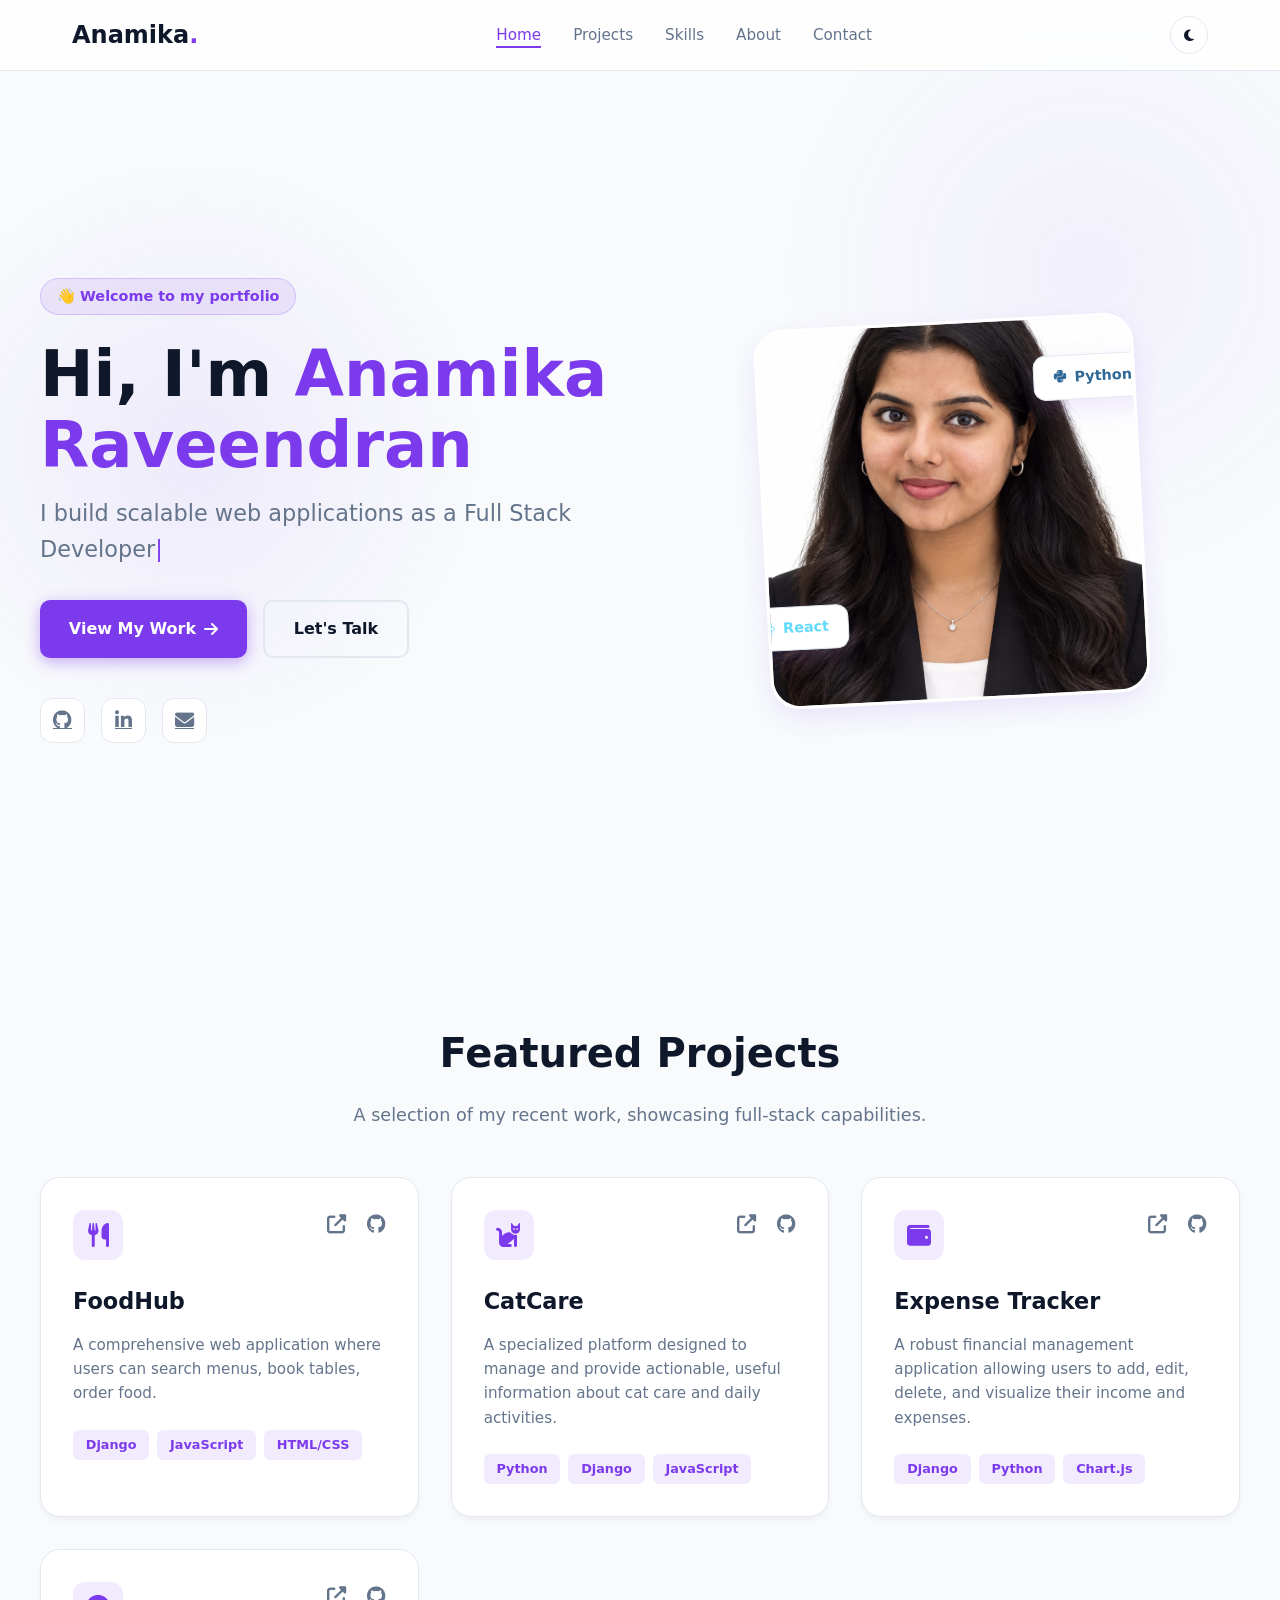
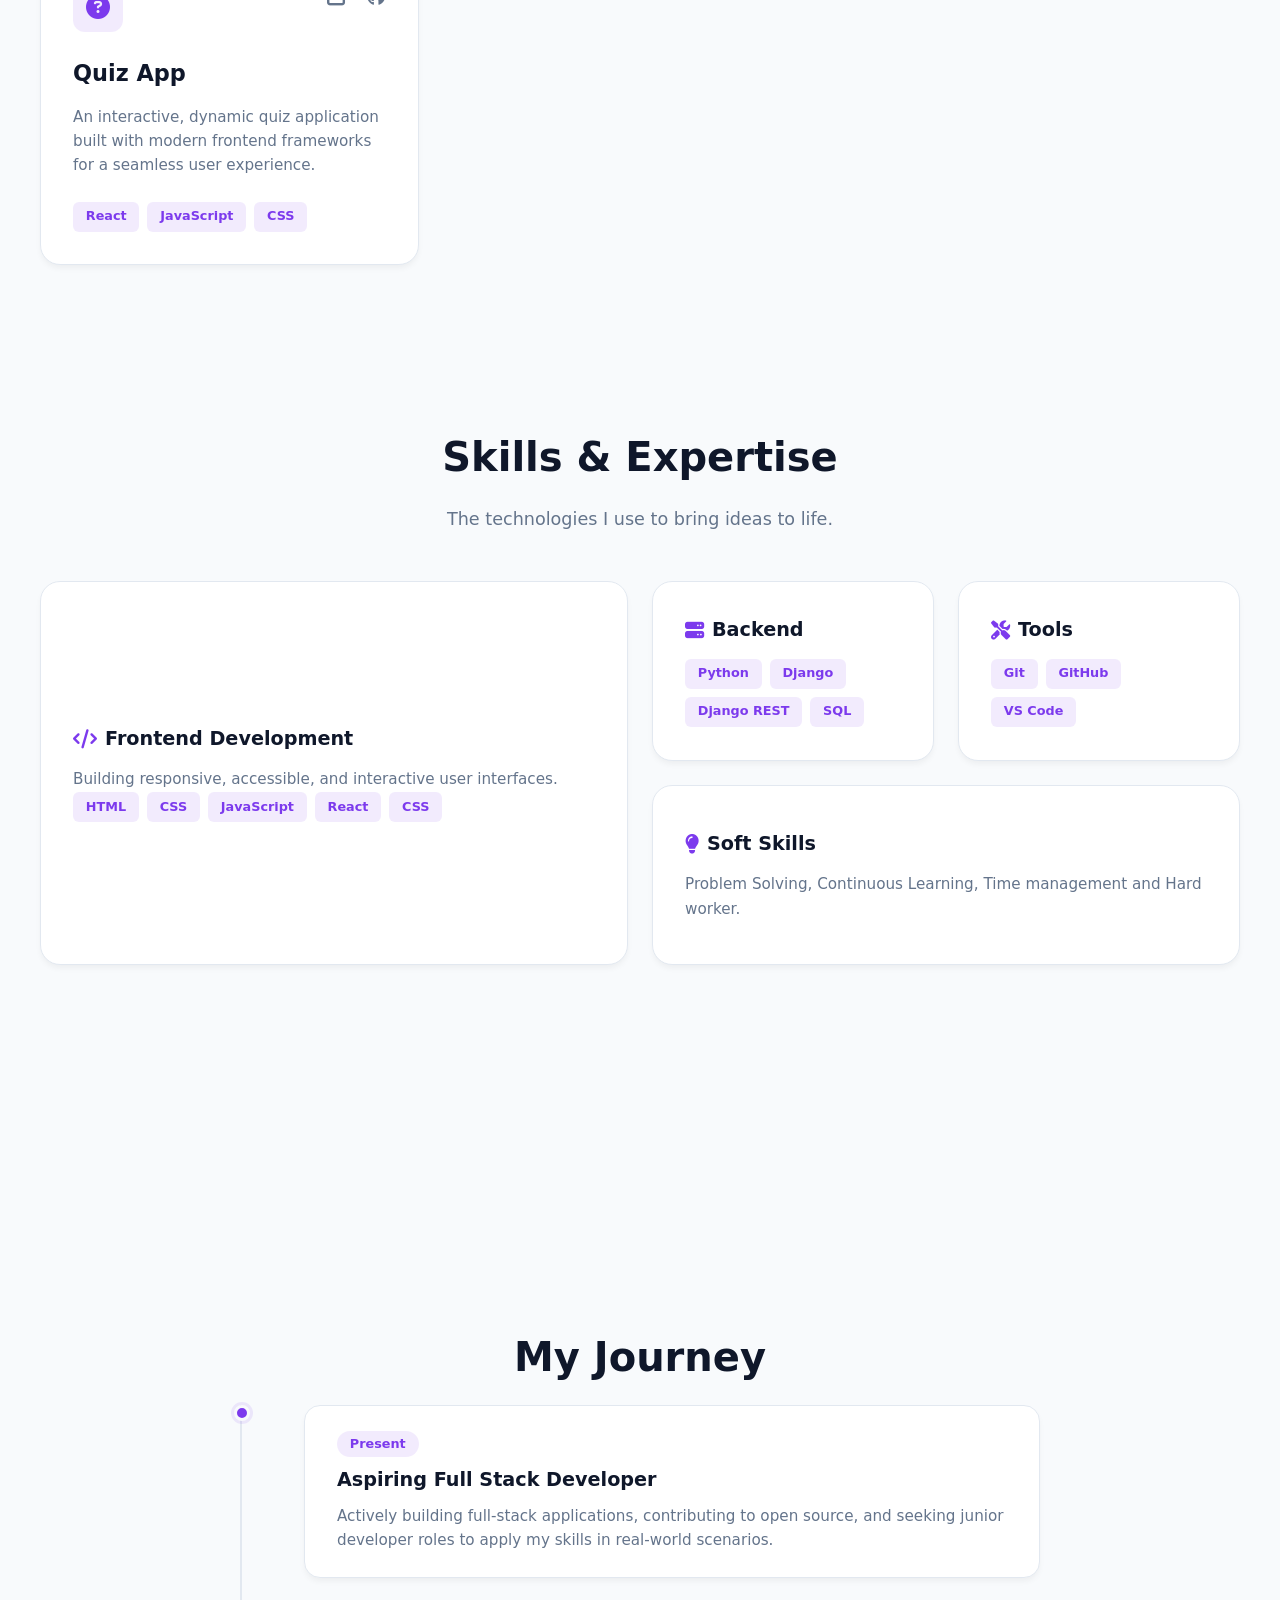
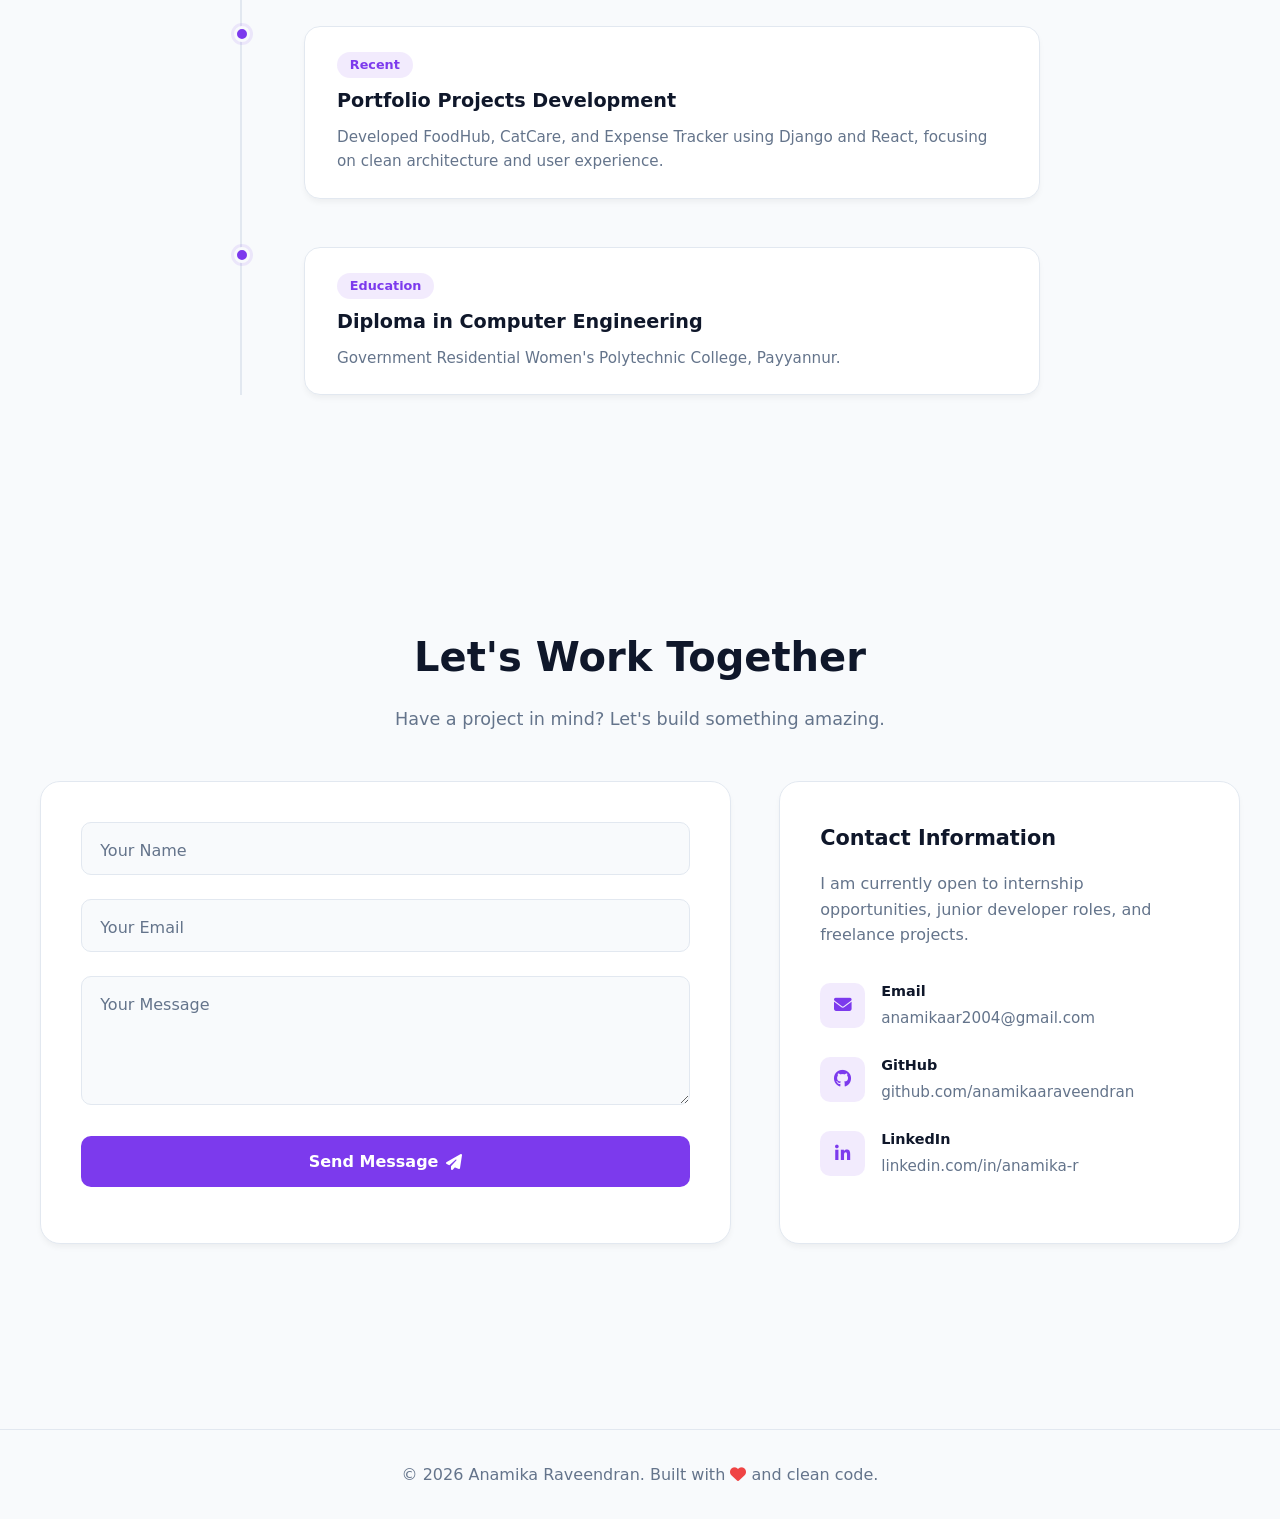
<file: index.html>
<!DOCTYPE html>
<html lang="en" data-theme="light">
<head>
    <meta charset="UTF-8">
    <meta name="viewport" content="width=device-width, initial-scale=1.0">
    <title>Anamika Raveendran | Full Stack Developer</title>
    <link rel="stylesheet" href="style.css">
    <link rel="stylesheet" href="https://cdnjs.cloudflare.com/ajax/libs/font-awesome/6.4.0/css/all.min.css">
</head>
<body>

    <!-- Animated Background Mesh -->
    <div class="bg-mesh"></div>

    <!-- Navigation -->
    <nav class="nav">
        <div class="nav-container">
            <a href="#home" class="logo">Anamika<span>.</span></a>
            <ul class="nav-list">
                <li><a href="#home" class="active">Home</a></li>
                <li><a href="#projects">Projects</a></li>
                <li><a href="#skills">Skills</a></li>
                <li><a href="#about">About</a></li>
                <li><a href="#contact">Contact</a></li>
            </ul>
            <div class="nav-actions">
                <button id="theme-toggle" class="theme-btn" aria-label="Toggle Dark Mode">
                    <i class="fas fa-moon"></i>
                </button>
                <div class="hamburger">
                    <i class="fas fa-bars"></i>
                </div>
            </div>
        </div>
    </nav>

    <!-- Home Section -->
    <section id="home" class="home-section">
        <div class="container home-container">
            <div class="home-text fade-in-up">
                <div class="badge">👋 Welcome to my portfolio</div>
                <h1 class="h1">Hi, I'm <span class="highlight">Anamika Raveendran</span></h1>
                <p class="p">I build scalable web applications as a <span class="typing-text"></span><span class="cursor">|</span></p>
                <div class="home-buttons">
                    <a href="#projects" class="btn primary-btn">View My Work <i class="fas fa-arrow-right"></i></a>
                    <a href="#contact" class="btn secondary-btn">Let's Talk</a>
                </div>
                <div class="social-links">
                    <a href="https://github.com/anamikaaraveendran" target="_blank" aria-label="GitHub"><i class="fab fa-github"></i></a>
                    <a href="https://www.linkedin.com/in/anamika-r-480a94429" target="_blank" aria-label="LinkedIn"><i class="fab fa-linkedin-in"></i></a>
                    <a href="mailto:anamikaar2004@gmail.com" aria-label="Email"><i class="fas fa-envelope"></i></a>
                </div>
            </div>
            <div class="home-image fade-in-up">
                <div class="image-wrapper">
                    <img src="picture.jpg" alt="Anamika Raveendran" onerror="this.src='https://ui-avatars.com/api/?name=Anamika+Raveendran&background=7c3aed&color=fff&size=400'">
                    <div class="floating-badge badge-1"><i class="fab fa-python"></i> Python</div>
                    <div class="floating-badge badge-2"><i class="fab fa-react"></i> React</div>
                </div>
            </div>
        </div>
    </section>

    <!-- Projects Section -->
    <section id="projects" class="projects-section">
        <div class="container">
            <h2 class="section-title fade-in-up">Featured Projects</h2>
            <p class="section-intro fade-in-up">A selection of my recent work, showcasing full-stack capabilities.</p>

            <div class="project-container">
                <!-- Project 1 -->
                <div class="project-card tilt-card fade-in-up">
                    <div class="card-header">
                        <div class="card-icon"><i class="fas fa-utensils"></i></div>
                        <div class="card-links">
                            <a href="#" target="_blank" title="Live Demo"><i class="fas fa-external-link-alt"></i></a>
                            <a href="https://github.com/anamikaaraveendran" target="_blank" title="Source Code"><i class="fab fa-github"></i></a>
                        </div>
                    </div>
                    <h2>FoodHub</h2>
                    <p>A comprehensive web application where users can search menus, book tables, order food.</p>
                    <div class="tech-tags">
                        <span>Django</span><span>JavaScript</span><span>HTML/CSS</span>
                    </div>
                </div>

                <!-- Project 2 -->
                <div class="project-card tilt-card fade-in-up">
                    <div class="card-header">
                        <div class="card-icon"><i class="fas fa-cat"></i></div>
                        <div class="card-links">
                            <a href="#" target="_blank" title="Live Demo"><i class="fas fa-external-link-alt"></i></a>
                            <a href="https://github.com/anamikaaraveendran" target="_blank" title="Source Code"><i class="fab fa-github"></i></a>
                        </div>
                    </div>
                    <h2>CatCare</h2>
                    <p>A specialized platform designed to manage and provide actionable, useful information about cat care and daily activities.</p>
                    <div class="tech-tags">
                        <span>Python</span><span>Django</span><span>JavaScript</span>
                    </div>
                </div>

                <!-- Project 3 -->
                <div class="project-card tilt-card fade-in-up">
                    <div class="card-header">
                        <div class="card-icon"><i class="fas fa-wallet"></i></div>
                        <div class="card-links">
                            <a href="#" target="_blank" title="Live Demo"><i class="fas fa-external-link-alt"></i></a>
                            <a href="https://github.com/anamikaaraveendran" target="_blank" title="Source Code"><i class="fab fa-github"></i></a>
                        </div>
                    </div>
                    <h2>Expense Tracker</h2>
                    <p>A robust financial management application allowing users to add, edit, delete, and visualize their income and expenses.</p>
                    <div class="tech-tags">
                        <span>Django</span><span>Python</span><span>Chart.js</span>
                    </div>
                </div>

                <!-- Project 4 -->
                <div class="project-card tilt-card fade-in-up">
                    <div class="card-header">
                        <div class="card-icon"><i class="fas fa-question-circle"></i></div>
                        <div class="card-links">
                            <a href="#" target="_blank" title="Live Demo"><i class="fas fa-external-link-alt"></i></a>
                            <a href="https://github.com/anamikaaraveendran" target="_blank" title="Source Code"><i class="fab fa-github"></i></a>
                        </div>
                    </div>
                    <h2>Quiz App</h2>
                    <p>An interactive, dynamic quiz application built with modern frontend frameworks for a seamless user experience.</p>
                    <div class="tech-tags">
                        <span>React</span><span>JavaScript</span><span>CSS</span>
                    </div>
                </div>
            </div>
        </div>
    </section>

    <!-- Bento Grid: Skills & About -->
    <section id="skills" class="skills-section">
        <div class="container">
            <h2 class="section-title fade-in-up">Skills & Expertise</h2>
            <p class="section-intro fade-in-up">The technologies I use to bring ideas to life.</p>

            <div class="bento-grid">
                <div class="bento-item bento-large fade-in-up">
                    <h3><i class="fas fa-code"></i> Frontend Development</h3>
                    <p>Building responsive, accessible, and interactive user interfaces.</p>
                    <div class="tech-tags">
                        <span>HTML</span><span>CSS</span><span>JavaScript</span><span>React</span><span>CSS</span>
                    </div>
                </div>
                <div class="bento-item bento-small fade-in-up">
                    <h3><i class="fas fa-server"></i> Backend</h3>
                    <div class="tech-tags">
                        <span>Python</span><span>Django</span><span>Django REST</span><span>SQL</span>
                    </div>
                </div>
                <div class="bento-item bento-small fade-in-up">
                    <h3><i class="fas fa-tools"></i> Tools</h3>
                    <div class="tech-tags">
                        <span>Git</span><span>GitHub</span><span>VS Code</span>
                    </div>
                </div>
                <div class="bento-item bento-medium fade-in-up">
                    <h3><i class="fas fa-lightbulb"></i> Soft Skills</h3>
                    <p>Problem Solving, Continuous Learning, Time management and Hard worker.</p>
                </div>
            </div>
        </div>
    </section>

    <!-- About Section with Timeline -->
    <section id="about" class="about-section">
        <div class="container">
            <h2 class="section-title fade-in-up">My Journey</h2>
            
            <div class="timeline">
                <div class="timeline-item fade-in-up">
                    <div class="timeline-dot"></div>
                    <div class="timeline-content">
                        <span class="timeline-date">Present</span>
                        <h3>Aspiring Full Stack Developer</h3>
                        <p>Actively building full-stack applications, contributing to open source, and seeking junior developer roles to apply my skills in real-world scenarios.</p>
                    </div>
                </div>
                <div class="timeline-item fade-in-up">
                    <div class="timeline-dot"></div>
                    <div class="timeline-content">
                        <span class="timeline-date">Recent</span>
                        <h3>Portfolio Projects Development</h3>
                        <p>Developed FoodHub, CatCare, and Expense Tracker using Django and React, focusing on clean architecture and user experience.</p>
                    </div>
                </div>
                <div class="timeline-item fade-in-up">
                    <div class="timeline-dot"></div>
                    <div class="timeline-content">
                        <span class="timeline-date">Education</span>
                        <h3>Diploma in Computer Engineering</h3>
                        <p>Government Residential Women's Polytechnic College, Payyannur.</p>
                    </div>
                </div>
            </div>
        </div>
    </section>

    <!-- Contact Section -->
    <section id="contact" class="contact-section">
        <div class="container">
            <h2 class="section-title fade-in-up">Let's Work Together</h2>
            <p class="section-intro fade-in-up">Have a project in mind? Let's build something amazing.</p>

            <div class="contact-container fade-in-up">
                <form class="contact-form" action="https://formspree.io/f/YOUR_FORM_ID" method="POST">
                    <div class="form-group">
                        <input type="text" id="name" name="name" placeholder=" " required>
                        <label for="name">Your Name</label>
                    </div>
                    <div class="form-group">
                        <input type="email" id="email" name="email" placeholder=" " required>
                        <label for="email">Your Email</label>
                    </div>
                    <div class="form-group">
                        <textarea id="message" name="message" rows="5" placeholder=" " required></textarea>
                        <label for="message">Your Message</label>
                    </div>
                    <button type="submit" class="contact-button">Send Message <i class="fas fa-paper-plane"></i></button>
                </form>

                <div class="contact-info">
                    <h3>Contact Information</h3>
                    <p>I am currently open to internship opportunities, junior developer roles, and freelance projects.</p>

                    <div class="contact-item">
                        <div class="icon-box"><i class="fas fa-envelope"></i></div>
                        <div>
                            <strong>Email</strong>
                            <a href="mailto:anamikaar2004@gmail.com">anamikaar2004@gmail.com</a>
                        </div>
                    </div>

                    <div class="contact-item">
                        <div class="icon-box"><i class="fab fa-github"></i></div>
                        <div>
                            <strong>GitHub</strong>
                            <a href="https://github.com/anamikaaraveendran" target="_blank">github.com/anamikaaraveendran</a>
                        </div>
                    </div>

                    <div class="contact-item">
                        <div class="icon-box"><i class="fab fa-linkedin-in"></i></div>
                        <div>
                            <strong>LinkedIn</strong>
                            <a href="https://www.linkedin.com/in/anamika-r-480a94429" target="_blank">linkedin.com/in/anamika-r</a>
                        </div>
                    </div>
                </div>
            </div>
        </div>
    </section>

    <footer class="footer">
        <p>&copy; 2026 Anamika Raveendran. Built with <i class="fas fa-heart"></i> and clean code.</p>
    </footer>

    <!-- Back to Top Button -->
    <button id="backToTop" class="back-to-top" aria-label="Back to top">
        <i class="fas fa-arrow-up"></i>
    </button>

    <script src="main.js"></script>
</body>
</html>
</file>
<file: style.css>
:root {
    --primary-color: #7c3aed;
    --primary-hover: #6d28d9;
    --primary-light: rgba(124, 58, 237, 0.1);
    --primary-glow: rgba(124, 58, 237, 0.4);
    
    --bg-color: #f8fafc;
    --card-bg: #ffffff;
    --text-color: #0f172a;
    --text-muted: #64748b;
    --nav-bg: rgba(255, 255, 255, 0.8);
    --border-color: #e2e8f0;
    --shadow-sm: 0 4px 6px -1px rgba(0, 0, 0, 0.05);
    --shadow-md: 0 10px 30px -5px rgba(124, 58, 237, 0.15);
}

[data-theme="dark"] {
    --bg-color: #020617;
    --card-bg: #0f172a;
    --text-color: #f8fafc;
    --text-muted: #94a3b8;
    --nav-bg: rgba(2, 6, 23, 0.8);
    --border-color: #1e293b;
    --shadow-md: 0 10px 30px -5px rgba(0, 0, 0, 0.5);
}

* { margin: 0; padding: 0; box-sizing: border-box; font-family: 'Inter', system-ui, sans-serif; }
html { scroll-behavior: smooth; }

body {
    background-color: var(--bg-color);
    color: var(--text-color);
    line-height: 1.6;
    transition: background-color 0.4s ease, color 0.4s ease;
    overflow-x: hidden;
}

/* Animated Background Mesh */
.bg-mesh {
    position: fixed;
    top: 0; left: 0; width: 100%; height: 100%;
    background: radial-gradient(circle at 15% 50%, rgba(124, 58, 237, 0.08), transparent 25%),
                radial-gradient(circle at 85% 30%, rgba(124, 58, 237, 0.05), transparent 25%);
    z-index: -1;
    pointer-events: none;
}

/* Navigation */
.nav {
    position: fixed; top: 0; width: 100%;
    background: var(--nav-bg);
    backdrop-filter: blur(12px);
    border-bottom: 1px solid var(--border-color);
    z-index: 1000; padding: 1rem 0;
}
.nav-container {
    max-width: 1200px; margin: 0 auto;
    display: flex; justify-content: space-between; align-items: center; padding: 0 2rem;
}
.logo { font-size: 1.5rem; font-weight: 800; color: var(--text-color); text-decoration: none; }
.logo span { color: var(--primary-color); }

.nav-list { display: flex; list-style: none; gap: 2rem; }
.nav-list a {
    text-decoration: none; color: var(--text-muted); font-weight: 500;
    transition: color 0.3s; position: relative; font-size: 0.95rem;
}
.nav-list a:hover, .nav-list a.active { color: var(--primary-color); }
.nav-list a::after {
    content: ''; position: absolute; bottom: -4px; left: 0; width: 0; height: 2px;
    background: var(--primary-color); transition: width 0.3s ease;
}
.nav-list a:hover::after, .nav-list a.active::after { width: 100%; }

.nav-actions { display: flex; align-items: center; gap: 1rem; }
.theme-btn {
    background: transparent; border: 1px solid var(--border-color);
    color: var(--text-color); width: 38px; height: 38px; border-radius: 50%;
    cursor: pointer; display: flex; align-items: center; justify-content: center;
    transition: all 0.3s;
}
.theme-btn:hover { border-color: var(--primary-color); color: var(--primary-color); }
.hamburger { display: none; cursor: pointer; font-size: 1.4rem; color: var(--text-color); }

/* Sections */
section { padding: 6rem 2rem 4rem; min-height: 100vh; display: flex; flex-direction: column; align-items: center; }
.container { max-width: 1200px; width: 100%; }

/* Fluid Typography using clamp() */
.section-title { font-size: clamp(2rem, 5vw, 2.5rem); margin-bottom: 1rem; text-align: center; font-weight: 700; }
.section-intro { text-align: center; color: var(--text-muted); max-width: 600px; margin: 0 auto 3rem; font-size: 1.1rem; }

/* Home Section */
.home-container {
    display: flex; align-items: center; justify-content: space-between;
    min-height: 85vh; gap: 3rem; padding-top: 4rem;
}
.home-text { flex: 1; }
.badge {
    display: inline-block; background: var(--primary-light); color: var(--primary-color);
    padding: 0.4rem 1rem; border-radius: 50px; font-size: 0.9rem; font-weight: 600;
    margin-bottom: 1.5rem; border: 1px solid rgba(124, 58, 237, 0.2);
}
.h1 { font-size: clamp(2.5rem, 6vw, 4rem); line-height: 1.1; margin-bottom: 1rem; font-weight: 800; }
.highlight { color: var(--primary-color); }
.p { font-size: clamp(1.1rem, 2.5vw, 1.4rem); color: var(--text-muted); margin-bottom: 2rem; font-weight: 500; }
.cursor { animation: blink 1s infinite; color: var(--primary-color); }
@keyframes blink { 50% { opacity: 0; } }

.home-buttons { display: flex; gap: 1rem; margin-bottom: 2.5rem; flex-wrap: wrap; }
.btn {
    padding: 0.9rem 1.8rem; border-radius: 10px; font-size: 1rem; font-weight: 600;
    text-decoration: none; transition: all 0.3s ease; display: inline-flex; align-items: center; gap: 0.5rem;
}
.primary-btn { background: var(--primary-color); color: white; box-shadow: 0 4px 15px var(--primary-glow); }
.primary-btn:hover { background: var(--primary-hover); transform: translateY(-3px); }
.secondary-btn { background: transparent; border: 2px solid var(--border-color); color: var(--text-color); }
.secondary-btn:hover { border-color: var(--primary-color); color: var(--primary-color); transform: translateY(-3px); }

.social-links { display: flex; gap: 1rem; }
.social-links a {
    width: 45px; height: 45px; border-radius: 12px; background: var(--card-bg);
    border: 1px solid var(--border-color); display: flex; align-items: center;
    justify-content: center; color: var(--text-muted); font-size: 1.2rem; transition: all 0.3s;
}
.social-links a:hover { background: var(--primary-color); color: white; border-color: var(--primary-color); transform: translateY(-4px); }

/* Profile Image & Floating Badges */
.home-image { flex: 1; display: flex; justify-content: center; position: relative; }
.image-wrapper {
    width: clamp(280px, 30vw, 380px); height: clamp(280px, 30vw, 380px);
    border-radius: 30px; overflow: hidden; border: 3px solid var(--card-bg);
    box-shadow: var(--shadow-md); position: relative; transform: rotate(-3deg);
    transition: transform 0.5s ease;
}
.image-wrapper:hover { transform: rotate(0deg) scale(1.02); }
.image-wrapper img { width: 100%; height: 100%; object-fit: cover; }

.floating-badge {
    position: absolute; background: var(--card-bg); padding: 0.6rem 1.2rem;
    border-radius: 12px; box-shadow: var(--shadow-md); font-weight: 600;
    font-size: 0.9rem; display: flex; align-items: center; gap: 0.5rem;
    border: 1px solid var(--border-color); animation: float 4s ease-in-out infinite;
}
.badge-1 { top: 10%; right: -20px; color: #306998; animation-delay: 0s; }
.badge-2 { bottom: 15%; left: -30px; color: #61dafb; animation-delay: 2s; }
@keyframes float { 0%, 100% { transform: translateY(0); } 50% { transform: translateY(-10px); } }

/* Projects Section */
.project-container { display: grid; grid-template-columns: repeat(auto-fit, minmax(300px, 1fr)); gap: 2rem; }
.project-card {
    background: var(--card-bg); padding: 2rem; border-radius: 20px;
    border: 1px solid var(--border-color); box-shadow: var(--shadow-sm);
    transition: transform 0.1s ease, box-shadow 0.3s ease; /* Fast transform for JS tilt */
    position: relative; overflow: hidden;
}
.project-card::before {
    content: ''; position: absolute; top: 0; left: 0; width: 100%; height: 4px;
    background: linear-gradient(90deg, var(--primary-color), transparent);
    opacity: 0; transition: opacity 0.3s;
}
.project-card:hover::before { opacity: 1; }

.card-header { display: flex; justify-content: space-between; align-items: flex-start; margin-bottom: 1.5rem; }
.card-icon {
    width: 50px; height: 50px; background: var(--primary-light); color: var(--primary-color);
    border-radius: 12px; display: flex; align-items: center; justify-content: center; font-size: 1.5rem;
}
.card-links a {
    color: var(--text-muted); margin-left: 1rem; font-size: 1.2rem; transition: color 0.3s;
}
.card-links a:hover { color: var(--primary-color); }

.project-card h2 { font-size: 1.4rem; margin-bottom: 0.8rem; }
.project-card p { color: var(--text-muted); font-size: 0.95rem; margin-bottom: 1.5rem; line-height: 1.6; }
.tech-tags { display: flex; flex-wrap: wrap; gap: 0.5rem; }
.tech-tags span {
    background: var(--primary-light); color: var(--primary-color);
    padding: 0.3rem 0.8rem; border-radius: 6px; font-size: 0.8rem; font-weight: 600;
}

/* Bento Grid (Skills) */
.bento-grid {
    display: grid; grid-template-columns: repeat(4, 1fr); grid-auto-rows: minmax(180px, auto);
    gap: 1.5rem;
}
.bento-item {
    background: var(--card-bg); border: 1px solid var(--border-color);
    border-radius: 20px; padding: 2rem; box-shadow: var(--shadow-sm);
    transition: all 0.3s ease; display: flex; flex-direction: column; justify-content: center;
}
.bento-item:hover { transform: translateY(-5px); box-shadow: var(--shadow-md); border-color: var(--primary-color); }
.bento-large { grid-column: span 2; grid-row: span 2; }
.bento-medium { grid-column: span 2; }
.bento-small { grid-column: span 1; }

.bento-item h3 { font-size: 1.2rem; margin-bottom: 0.8rem; display: flex; align-items: center; gap: 0.5rem; }
.bento-item h3 i { color: var(--primary-color); }
.bento-item p { color: var(--text-muted); font-size: 0.95rem; }

/* Timeline (About) */
.timeline { position: relative; max-width: 800px; margin: 0 auto; padding-left: 2rem; }
.timeline::before {
    content: ''; position: absolute; left: 0; top: 0; height: 100%; width: 2px;
    background: var(--border-color);
}
.timeline-item { position: relative; margin-bottom: 3rem; padding-left: 2rem; }
.timeline-dot {
    position: absolute; left: -2.4rem; top: 0; width: 16px; height: 16px;
    background: var(--primary-color); border-radius: 50%; border: 3px solid var(--bg-color);
    box-shadow: 0 0 0 3px var(--primary-light);
}
.timeline-content {
    background: var(--card-bg); padding: 1.5rem 2rem; border-radius: 16px;
    border: 1px solid var(--border-color); box-shadow: var(--shadow-sm);
}
.timeline-date {
    display: inline-block; background: var(--primary-light); color: var(--primary-color);
    padding: 0.2rem 0.8rem; border-radius: 20px; font-size: 0.8rem; font-weight: 700; margin-bottom: 0.5rem;
}
.timeline-content h3 { margin-bottom: 0.5rem; font-size: 1.2rem; }
.timeline-content p { color: var(--text-muted); font-size: 0.95rem; }

/* Contact Section */
.contact-container { display: grid; grid-template-columns: 1.5fr 1fr; gap: 3rem; }
.contact-form, .contact-info {
    background: var(--card-bg); padding: 2.5rem; border-radius: 20px;
    border: 1px solid var(--border-color); box-shadow: var(--shadow-sm);
}
.form-group { position: relative; margin-bottom: 1.5rem; }
.form-group input, .form-group textarea {
    width: 100%; padding: 1rem; border: 1px solid var(--border-color);
    border-radius: 10px; background: var(--bg-color); color: var(--text-color);
    font-size: 1rem; transition: all 0.3s; outline: none;
}
.form-group label {
    position: absolute; left: 1rem; top: 1rem; color: var(--text-muted);
    pointer-events: none; transition: all 0.3s ease; background: transparent; padding: 0 0.2rem;
}
.form-group input:focus, .form-group textarea:focus,
.form-group input:not(:placeholder-shown), .form-group textarea:not(:placeholder-shown) {
    border-color: var(--primary-color); box-shadow: 0 0 0 3px var(--primary-light);
}
.form-group input:focus ~ label, .form-group textarea:focus ~ label,
.form-group input:not(:placeholder-shown) ~ label, .form-group textarea:not(:placeholder-shown) ~ label {
    top: -0.6rem; left: 0.8rem; font-size: 0.8rem; color: var(--primary-color); background: var(--card-bg); font-weight: 600;
}

.contact-button {
    width: 100%; padding: 1rem; background: var(--primary-color); color: white;
    border: none; border-radius: 10px; font-size: 1rem; font-weight: 600;
    cursor: pointer; transition: all 0.3s; display: flex; align-items: center; justify-content: center; gap: 0.5rem;
}
.contact-button:hover { background: var(--primary-hover); transform: translateY(-2px); }

.contact-info h3 { margin-bottom: 1rem; font-size: 1.3rem; }
.contact-info > p { color: var(--text-muted); margin-bottom: 2rem; }
.contact-item { display: flex; align-items: center; gap: 1rem; margin-bottom: 1.5rem; }
.icon-box {
    width: 45px; height: 45px; background: var(--primary-light); color: var(--primary-color);
    border-radius: 10px; display: flex; align-items: center; justify-content: center; font-size: 1.1rem;
}
.contact-item strong { display: block; font-size: 0.9rem; margin-bottom: 0.1rem; }
.contact-item a { color: var(--text-muted); text-decoration: none; font-size: 0.95rem; transition: color 0.3s; }
.contact-item a:hover { color: var(--primary-color); }

/* Footer & Back to Top */
.footer { text-align: center; padding: 2rem; border-top: 1px solid var(--border-color); color: var(--text-muted); }
.footer i { color: #ef4444; }

.back-to-top {
    position: fixed; bottom: 2rem; right: 2rem; width: 45px; height: 45px;
    background: var(--primary-color); color: white; border: none; border-radius: 50%;
    cursor: pointer; display: flex; align-items: center; justify-content: center;
    opacity: 0; visibility: hidden; transition: all 0.3s; box-shadow: var(--shadow-md); z-index: 999;
}
.back-to-top.visible { opacity: 1; visibility: visible; }
.back-to-top:hover { background: var(--primary-hover); transform: translateY(-3px); }

/* Scroll Animations */
.fade-in-up { opacity: 0; transform: translateY(40px); transition: opacity 0.8s ease-out, transform 0.8s ease-out; }
.fade-in-up.visible { opacity: 1; transform: translateY(0); }

/* Responsive */
@media (max-width: 900px) {
    .home-container { flex-direction: column-reverse; text-align: center; padding-top: 6rem; }
    .home-buttons, .social-links { justify-content: center; }
    .image-wrapper { margin-bottom: 2rem; }
    .bento-grid { grid-template-columns: 1fr; }
    .bento-large, .bento-medium, .bento-small { grid-column: span 1; grid-row: span 1; }
    .contact-container { grid-template-columns: 1fr; }
}
@media (max-width: 768px) {
    .nav-list {
        position: fixed; top: 70px; right: -100%; width: 100%; height: calc(100vh - 70px);
        background: var(--card-bg); flex-direction: column; align-items: center;
        padding-top: 3rem; transition: right 0.4s ease; border-top: 1px solid var(--border-color);
    }
    .nav-list.active { right: 0; }
    .hamburger { display: block; }
}
</file>
